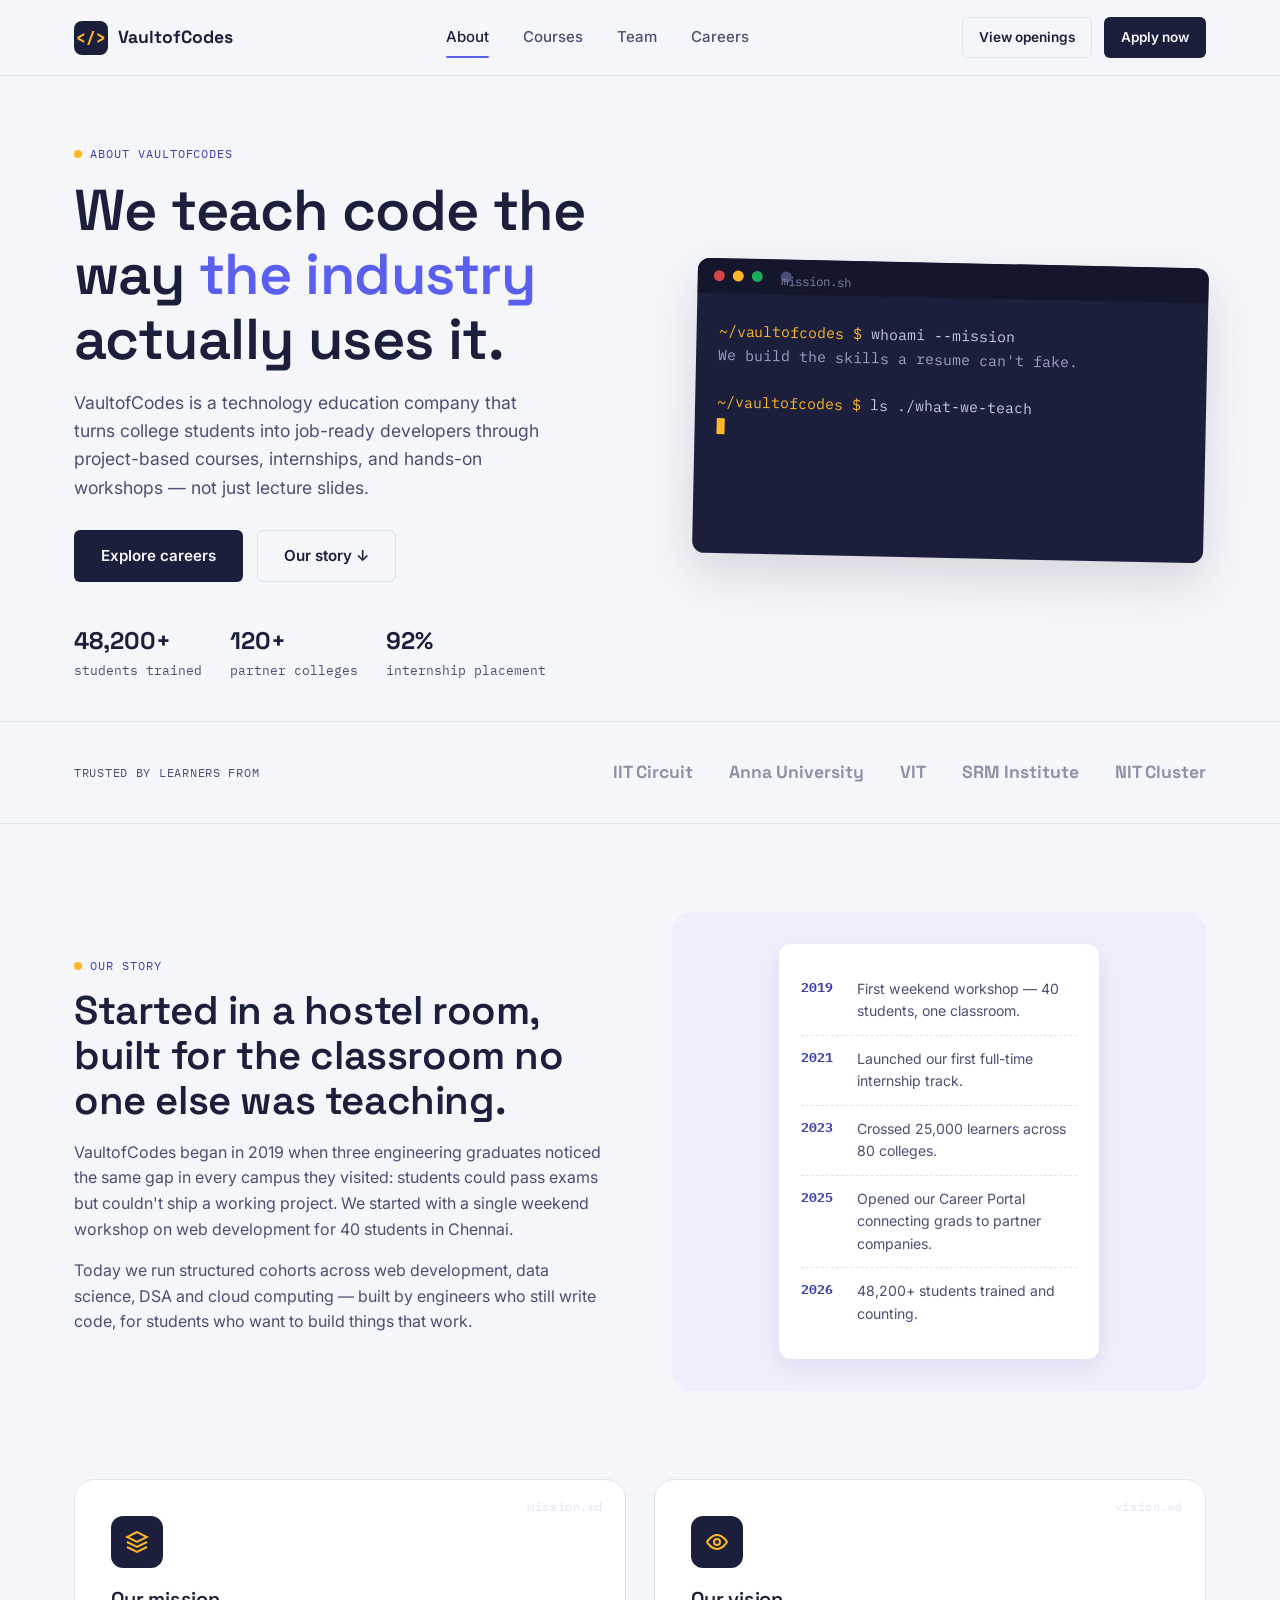
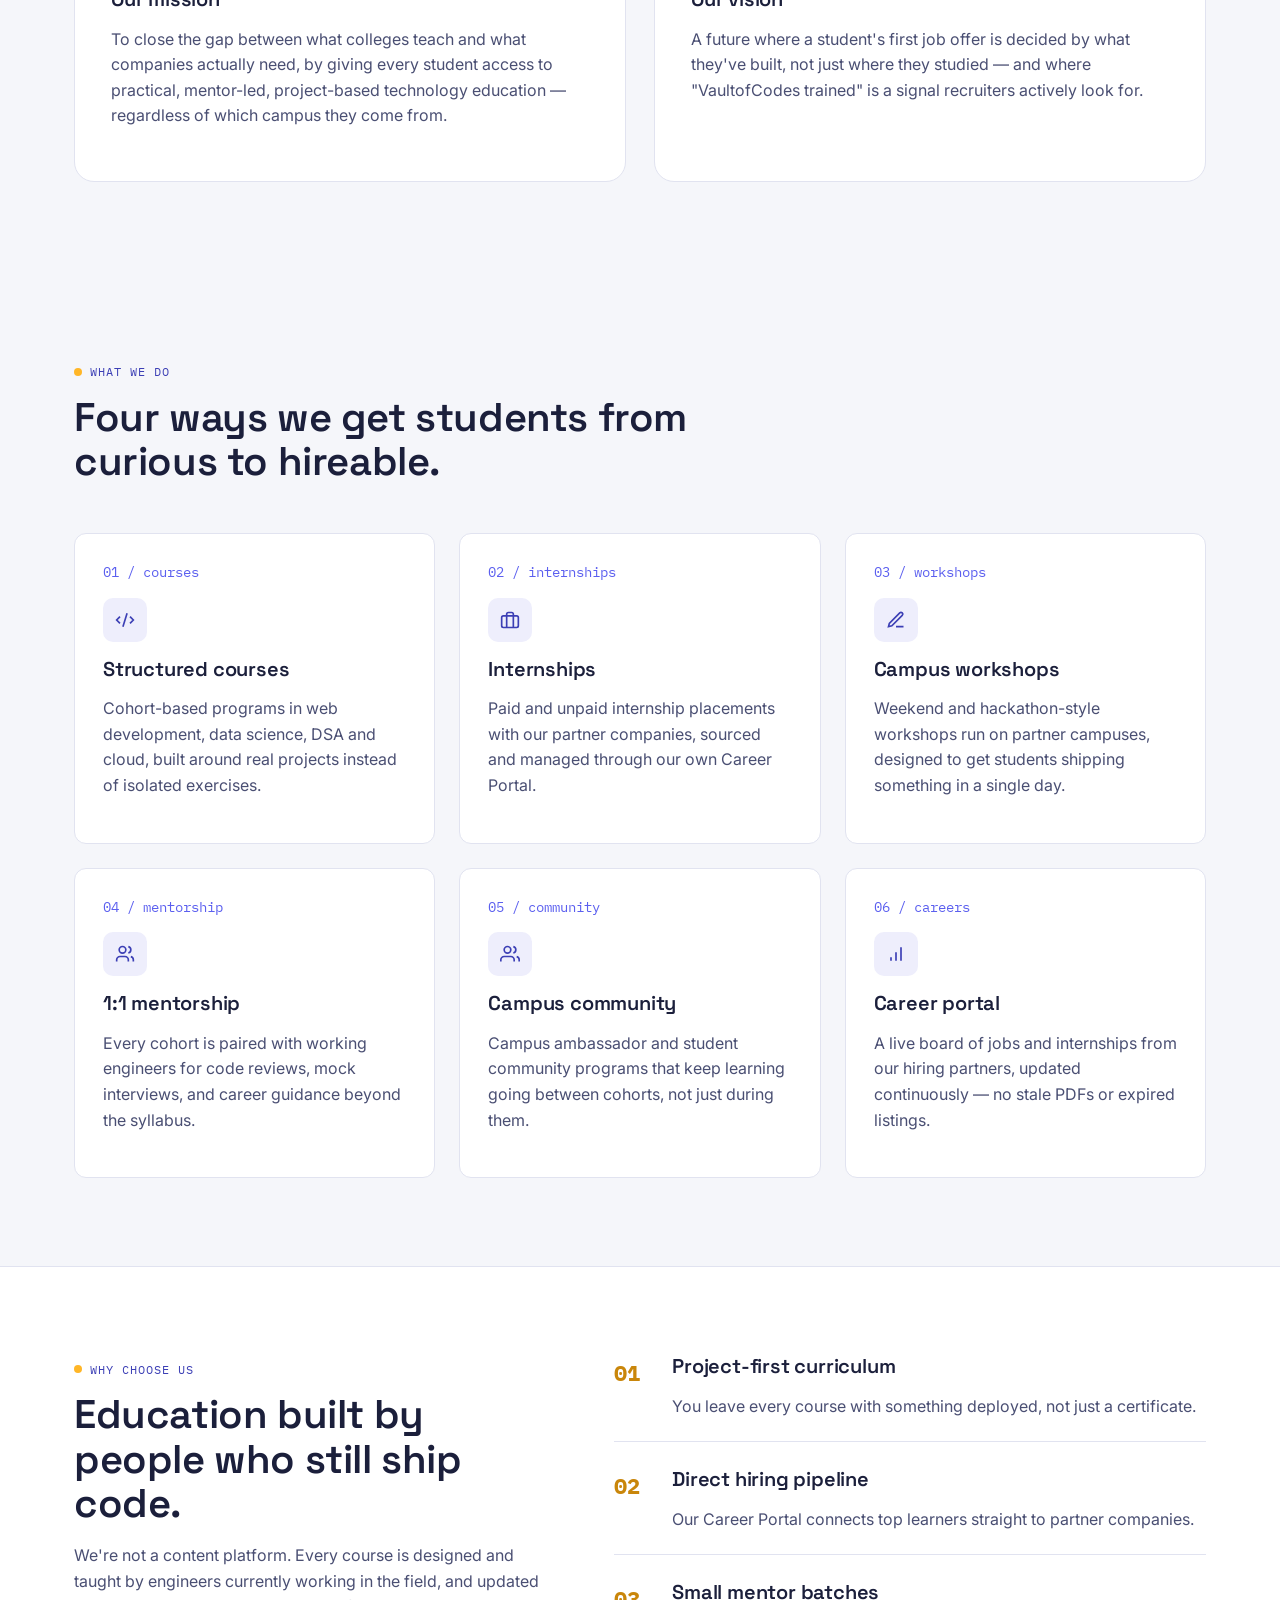
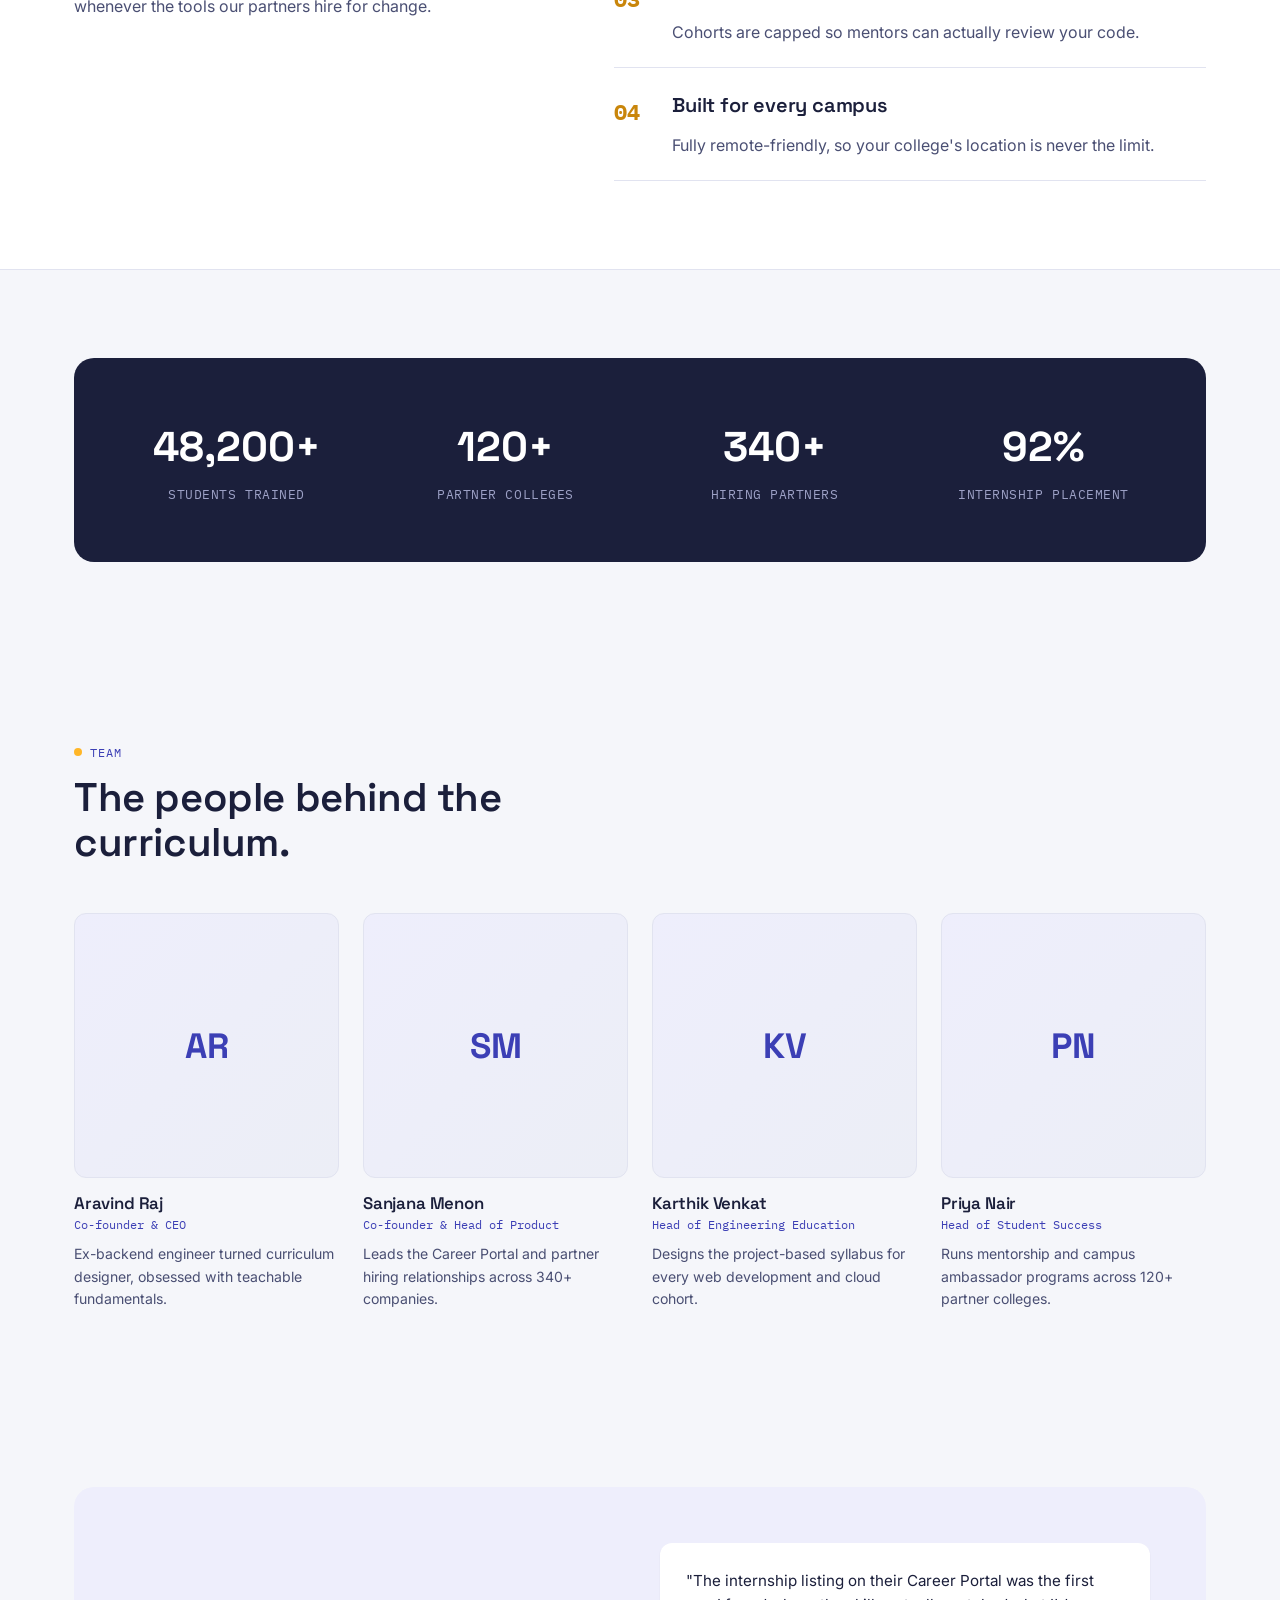
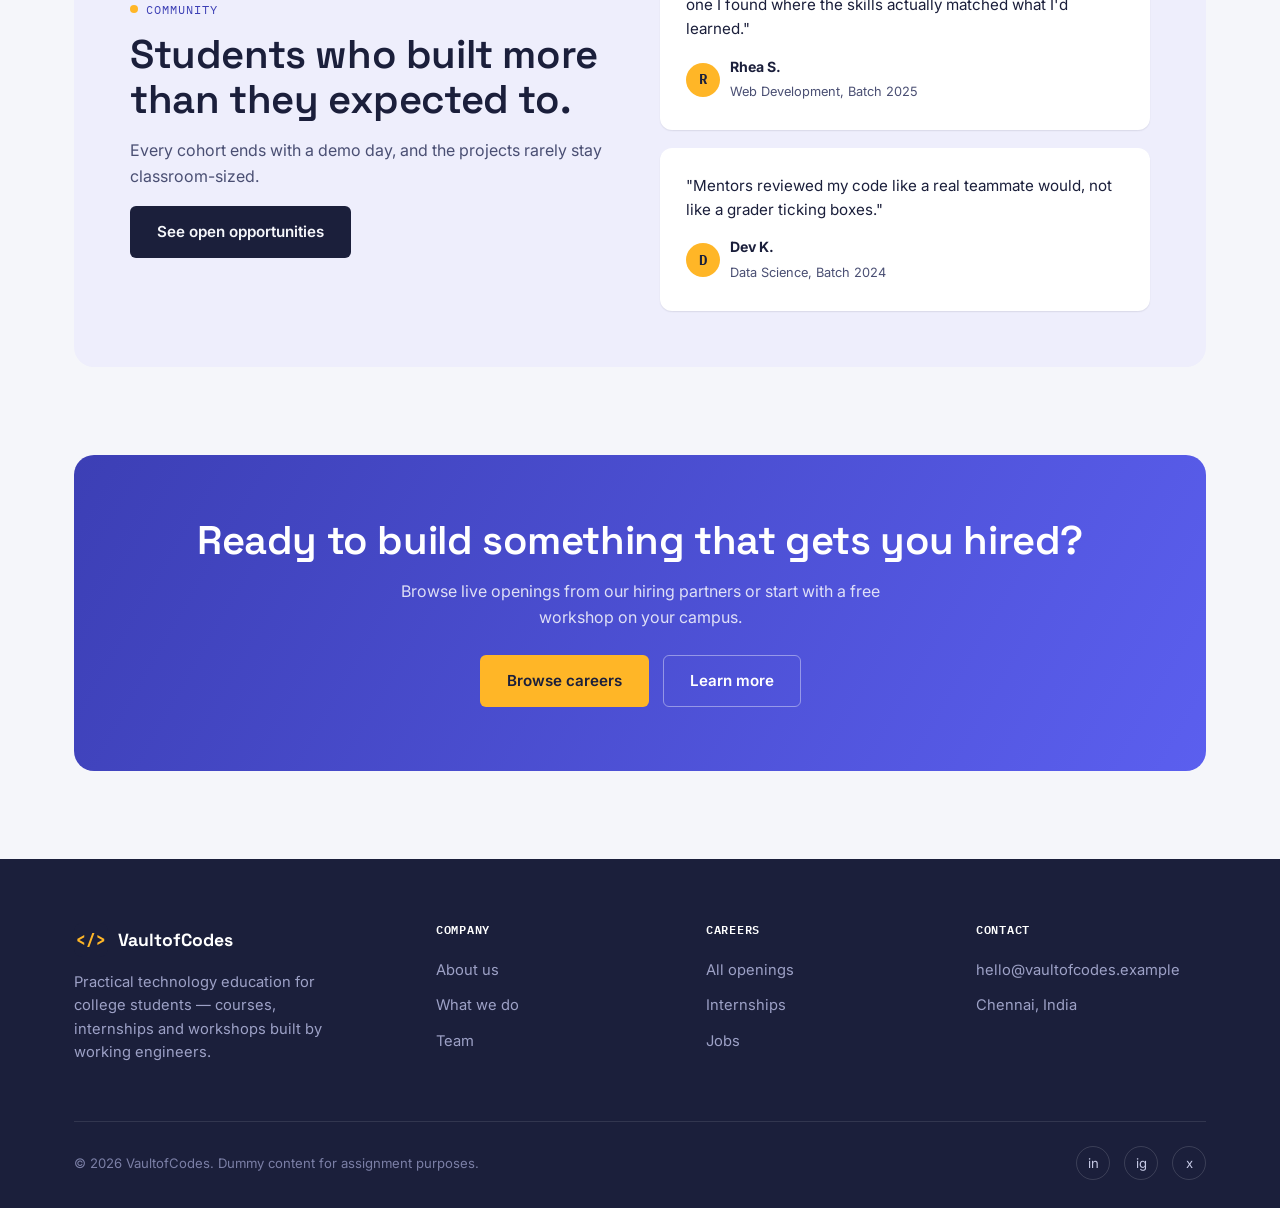
<file: index.html>
<!DOCTYPE html>
<html lang="en">
<head>
<meta charset="UTF-8">
<meta name="viewport" content="width=device-width, initial-scale=1.0">
<title>About VaultofCodes — Where Practical Coders Are Made</title>
<meta name="description" content="VaultofCodes trains college students in web development, data science and cloud through project-based courses, internships and workshops.">
<link rel="preconnect" href="https://fonts.googleapis.com">
<link href="https://fonts.googleapis.com/css2?family=Space+Grotesk:wght@500;600;700&family=Inter:wght@400;500;600;700&family=IBM+Plex+Mono:wght@400;500;700&display=swap" rel="stylesheet">
<link rel="stylesheet" href="css/styles.css">
<link rel="stylesheet" href="css/about.css">
</head>
<body>
<a class="skip-link" href="#main">Skip to content</a>

<header class="site-nav">
  <div class="container">
    <a href="index.html" class="brand"><span class="brand-mark">&lt;/&gt;</span> VaultofCodes</a>
    <nav class="nav-links" aria-label="Primary">
      <a href="index.html" class="active">About</a>
      <a href="index.html#what-we-do">Courses</a>
      <a href="index.html#team">Team</a>
      <a href="career.html">Careers</a>
    </nav>
    <div class="nav-cta">
      <a href="career.html" class="btn btn-ghost btn-sm">View openings</a>
      <a href="career.html" class="btn btn-primary btn-sm">Apply now</a>
      <button class="nav-toggle" aria-label="Open menu" aria-expanded="false">
        <span></span><span></span><span></span>
      </button>
    </div>
  </div>
  <div class="mobile-panel" aria-hidden="true">
    <a href="index.html">About</a>
    <a href="index.html#what-we-do">Courses</a>
    <a href="index.html#team">Team</a>
    <a href="career.html">Careers</a>
    <a href="career.html" class="btn btn-primary btn-block">Apply now</a>
  </div>
</header>

<main id="main">

  <!-- Hero -->
  <section class="hero">
    <div class="container hero-grid">
      <div class="reveal in-view">
        <span class="eyebrow">About VaultofCodes</span>
        <h1>We teach code the way <span class="hl">the industry</span> actually uses it.</h1>
        <p class="hero-sub">VaultofCodes is a technology education company that turns college students into job-ready developers through project-based courses, internships, and hands-on workshops — not just lecture slides.</p>
        <div class="hero-actions">
          <a href="career.html" class="btn btn-primary">Explore careers</a>
          <a href="#our-story" class="btn btn-ghost">Our story ↓</a>
        </div>
        <div class="hero-meta">
          <div><strong>48,200+</strong>students trained</div>
          <div><strong>120+</strong>partner colleges</div>
          <div><strong>92%</strong>internship placement</div>
        </div>
      </div>
      <div class="reveal in-view">
        <div class="terminal">
          <div class="terminal-bar">
            <span></span><span></span><span></span>
            <span class="file">mission.sh</span>
          </div>
          <div class="terminal-body" id="terminal-type"></div>
        </div>
      </div>
    </div>
  </section>

  <!-- Logo strip -->
  <section class="logo-strip reveal">
    <div class="container">
      <span class="label">Trusted by learners from</span>
      <div class="logo-row">
        <span>IIT Circuit</span>
        <span>Anna University</span>
        <span>VIT</span>
        <span>SRM Institute</span>
        <span>NIT Cluster</span>
      </div>
    </div>
  </section>

  <!-- Our Story -->
  <section class="section" id="our-story">
    <div class="container split">
      <div class="reveal">
        <span class="eyebrow">Our story</span>
        <h2>Started in a hostel room, built for the classroom no one else was teaching.</h2>
        <p>VaultofCodes began in 2019 when three engineering graduates noticed the same gap in every campus they visited: students could pass exams but couldn't ship a working project. We started with a single weekend workshop on web development for 40 students in Chennai.</p>
        <p>Today we run structured cohorts across web development, data science, DSA and cloud computing — built by engineers who still write code, for students who want to build things that work.</p>
      </div>
      <div class="reveal split-media">
        <div class="timeline-card">
          <div class="row"><span class="yr">2019</span><span class="desc">First weekend workshop — 40 students, one classroom.</span></div>
          <div class="row"><span class="yr">2021</span><span class="desc">Launched our first full-time internship track.</span></div>
          <div class="row"><span class="yr">2023</span><span class="desc">Crossed 25,000 learners across 80 colleges.</span></div>
          <div class="row"><span class="yr">2025</span><span class="desc">Opened our Career Portal connecting grads to partner companies.</span></div>
          <div class="row"><span class="yr">2026</span><span class="desc">48,200+ students trained and counting.</span></div>
        </div>
      </div>
    </div>
  </section>

  <!-- Mission / Vision -->
  <section class="section" style="padding-top:0;">
    <div class="container mv-grid">
      <div class="mv-card reveal" data-tag="mission.md">
        <div class="mv-icon">
          <svg width="24" height="24" viewBox="0 0 24 24" fill="none" stroke="currentColor" stroke-width="2"><path d="M12 2 2 7l10 5 10-5-10-5Z"/><path d="M2 17l10 5 10-5M2 12l10 5 10-5"/></svg>
        </div>
        <h3>Our mission</h3>
        <p>To close the gap between what colleges teach and what companies actually need, by giving every student access to practical, mentor-led, project-based technology education — regardless of which campus they come from.</p>
      </div>
      <div class="mv-card reveal" data-tag="vision.md">
        <div class="mv-icon">
          <svg width="24" height="24" viewBox="0 0 24 24" fill="none" stroke="currentColor" stroke-width="2"><circle cx="12" cy="12" r="3"/><path d="M2 12s4-7 10-7 10 7 10 7-4 7-10 7-10-7-10-7Z"/></svg>
        </div>
        <h3>Our vision</h3>
        <p>A future where a student's first job offer is decided by what they've built, not just where they studied — and where "VaultofCodes trained" is a signal recruiters actively look for.</p>
      </div>
    </div>
  </section>

  <!-- What we do -->
  <section class="section" id="what-we-do">
    <div class="container">
      <div class="section-head reveal">
        <span class="eyebrow">What we do</span>
        <h2>Four ways we get students from curious to hireable.</h2>
      </div>
      <div class="offer-grid">
        <div class="offer-card reveal">
          <span class="offer-num">01 / courses</span>
          <div class="offer-icon"><svg width="20" height="20" viewBox="0 0 24 24" fill="none" stroke="currentColor" stroke-width="2"><path d="m18 16 4-4-4-4M6 8l-4 4 4 4M14.5 4l-5 16"/></svg></div>
          <h3>Structured courses</h3>
          <p>Cohort-based programs in web development, data science, DSA and cloud, built around real projects instead of isolated exercises.</p>
        </div>
        <div class="offer-card reveal">
          <span class="offer-num">02 / internships</span>
          <div class="offer-icon"><svg width="20" height="20" viewBox="0 0 24 24" fill="none" stroke="currentColor" stroke-width="2"><rect x="2" y="7" width="20" height="14" rx="2"/><path d="M16 21V5a2 2 0 0 0-2-2h-4a2 2 0 0 0-2 2v16"/></svg></div>
          <h3>Internships</h3>
          <p>Paid and unpaid internship placements with our partner companies, sourced and managed through our own Career Portal.</p>
        </div>
        <div class="offer-card reveal">
          <span class="offer-num">03 / workshops</span>
          <div class="offer-icon"><svg width="20" height="20" viewBox="0 0 24 24" fill="none" stroke="currentColor" stroke-width="2"><path d="M12 20h9M16.5 3.5a2.1 2.1 0 0 1 3 3L7 19l-4 1 1-4 12.5-12.5Z"/></svg></div>
          <h3>Campus workshops</h3>
          <p>Weekend and hackathon-style workshops run on partner campuses, designed to get students shipping something in a single day.</p>
        </div>
        <div class="offer-card reveal">
          <span class="offer-num">04 / mentorship</span>
          <div class="offer-icon"><svg width="20" height="20" viewBox="0 0 24 24" fill="none" stroke="currentColor" stroke-width="2"><path d="M16 21v-2a4 4 0 0 0-4-4H6a4 4 0 0 0-4 4v2"/><circle cx="9" cy="7" r="4"/><path d="M22 21v-2a4 4 0 0 0-3-3.87M16 3.13a4 4 0 0 1 0 7.75"/></svg></div>
          <h3>1:1 mentorship</h3>
          <p>Every cohort is paired with working engineers for code reviews, mock interviews, and career guidance beyond the syllabus.</p>
        </div>
        <div class="offer-card reveal">
          <span class="offer-num">05 / community</span>
          <div class="offer-icon"><svg width="20" height="20" viewBox="0 0 24 24" fill="none" stroke="currentColor" stroke-width="2"><path d="M17 21v-2a4 4 0 0 0-4-4H5a4 4 0 0 0-4 4v2"/><circle cx="9" cy="7" r="4"/><path d="M23 21v-2a4 4 0 0 0-3-3.87"/><path d="M16 3.13a4 4 0 0 1 0 7.75"/></svg></div>
          <h3>Campus community</h3>
          <p>Campus ambassador and student community programs that keep learning going between cohorts, not just during them.</p>
        </div>
        <div class="offer-card reveal">
          <span class="offer-num">06 / careers</span>
          <div class="offer-icon"><svg width="20" height="20" viewBox="0 0 24 24" fill="none" stroke="currentColor" stroke-width="2"><path d="M12 20V10M18 20V4M6 20v-4"/></svg></div>
          <h3>Career portal</h3>
          <p>A live board of jobs and internships from our hiring partners, updated continuously — no stale PDFs or expired listings.</p>
        </div>
      </div>
    </div>
  </section>

  <!-- Why choose us -->
  <section class="section" style="background:var(--surface); border-top:1px solid var(--line); border-bottom:1px solid var(--line);">
    <div class="container why-wrap">
      <div class="reveal">
        <span class="eyebrow">Why choose us</span>
        <h2>Education built by people who still ship code.</h2>
        <p>We're not a content platform. Every course is designed and taught by engineers currently working in the field, and updated whenever the tools our partners hire for change.</p>
      </div>
      <div class="why-list">
        <div class="why-item reveal">
          <span class="why-num active">01</span>
          <div><h3>Project-first curriculum</h3><p style="margin:0;">You leave every course with something deployed, not just a certificate.</p></div>
        </div>
        <div class="why-item reveal">
          <span class="why-num active">02</span>
          <div><h3>Direct hiring pipeline</h3><p style="margin:0;">Our Career Portal connects top learners straight to partner companies.</p></div>
        </div>
        <div class="why-item reveal">
          <span class="why-num active">03</span>
          <div><h3>Small mentor batches</h3><p style="margin:0;">Cohorts are capped so mentors can actually review your code.</p></div>
        </div>
        <div class="why-item reveal">
          <span class="why-num active">04</span>
          <div><h3>Built for every campus</h3><p style="margin:0;">Fully remote-friendly, so your college's location is never the limit.</p></div>
        </div>
      </div>
    </div>
  </section>

  <!-- Stats -->
  <section class="section">
    <div class="container">
      <div class="stats-band reveal">
        <div class="stat"><strong>48,200+</strong><span>Students trained</span></div>
        <div class="stat"><strong>120+</strong><span>Partner colleges</span></div>
        <div class="stat"><strong>340+</strong><span>Hiring partners</span></div>
        <div class="stat"><strong>92%</strong><span>Internship placement</span></div>
      </div>
    </div>
  </section>

  <!-- Team -->
  <section class="section" id="team">
    <div class="container">
      <div class="section-head reveal">
        <span class="eyebrow">Team</span>
        <h2>The people behind the curriculum.</h2>
      </div>
      <div class="team-grid">
        <div class="team-card reveal">
          <div class="team-photo">AR</div>
          <h4>Aravind Raj</h4>
          <div class="team-role">Co-founder & CEO</div>
          <p class="team-bio">Ex-backend engineer turned curriculum designer, obsessed with teachable fundamentals.</p>
        </div>
        <div class="team-card reveal">
          <div class="team-photo">SM</div>
          <h4>Sanjana Menon</h4>
          <div class="team-role">Co-founder & Head of Product</div>
          <p class="team-bio">Leads the Career Portal and partner hiring relationships across 340+ companies.</p>
        </div>
        <div class="team-card reveal">
          <div class="team-photo">KV</div>
          <h4>Karthik Venkat</h4>
          <div class="team-role">Head of Engineering Education</div>
          <p class="team-bio">Designs the project-based syllabus for every web development and cloud cohort.</p>
        </div>
        <div class="team-card reveal">
          <div class="team-photo">PN</div>
          <h4>Priya Nair</h4>
          <div class="team-role">Head of Student Success</div>
          <p class="team-bio">Runs mentorship and campus ambassador programs across 120+ partner colleges.</p>
        </div>
      </div>
    </div>
  </section>

  <!-- Community -->
  <section class="section">
    <div class="container">
      <div class="community-band reveal">
        <div>
          <span class="eyebrow">Community</span>
          <h2>Students who built more than they expected to.</h2>
          <p>Every cohort ends with a demo day, and the projects rarely stay classroom-sized.</p>
          <a href="career.html" class="btn btn-primary">See open opportunities</a>
        </div>
        <div style="display:flex; flex-direction:column; gap:18px;">
          <div class="quote-card">
            <p>"The internship listing on their Career Portal was the first one I found where the skills actually matched what I'd learned."</p>
            <div class="quote-by"><div class="quote-avatar">R</div><div><strong>Rhea S.</strong><span>Web Development, Batch 2025</span></div></div>
          </div>
          <div class="quote-card">
            <p>"Mentors reviewed my code like a real teammate would, not like a grader ticking boxes."</p>
            <div class="quote-by"><div class="quote-avatar">D</div><div><strong>Dev K.</strong><span>Data Science, Batch 2024</span></div></div>
          </div>
        </div>
      </div>
    </div>
  </section>

  <!-- CTA -->
  <section class="section" style="padding-top:0;">
    <div class="container">
      <div class="cta-band reveal">
        <h2>Ready to build something that gets you hired?</h2>
        <p>Browse live openings from our hiring partners or start with a free workshop on your campus.</p>
        <div class="cta-actions">
          <a href="career.html" class="btn btn-accent">Browse careers</a>
          <a href="#our-story" class="btn btn-ghost">Learn more</a>
        </div>
      </div>
    </div>
  </section>

</main>

<footer class="site-footer">
  <div class="container">
    <div class="footer-grid">
      <div class="footer-brand">
        <a href="index.html" class="brand"><span class="brand-mark">&lt;/&gt;</span> VaultofCodes</a>
        <p>Practical technology education for college students — courses, internships and workshops built by working engineers.</p>
      </div>
      <div class="footer-col">
        <h4>Company</h4>
        <a href="index.html">About us</a>
        <a href="index.html#what-we-do">What we do</a>
        <a href="index.html#team">Team</a>
      </div>
      <div class="footer-col">
        <h4>Careers</h4>
        <a href="career.html">All openings</a>
        <a href="career.html">Internships</a>
        <a href="career.html">Jobs</a>
      </div>
      <div class="footer-col">
        <h4>Contact</h4>
        <span>hello@vaultofcodes.example</span>
        <span>Chennai, India</span>
      </div>
    </div>
    <div class="footer-bottom">
      <span>© 2026 VaultofCodes. Dummy content for assignment purposes.</span>
      <div class="social-row">
        <a href="#" aria-label="LinkedIn">in</a>
        <a href="#" aria-label="Instagram">ig</a>
        <a href="#" aria-label="X">x</a>
      </div>
    </div>
  </div>
</footer>

<script src="js/main.js"></script>
</body>
</html>
</file>
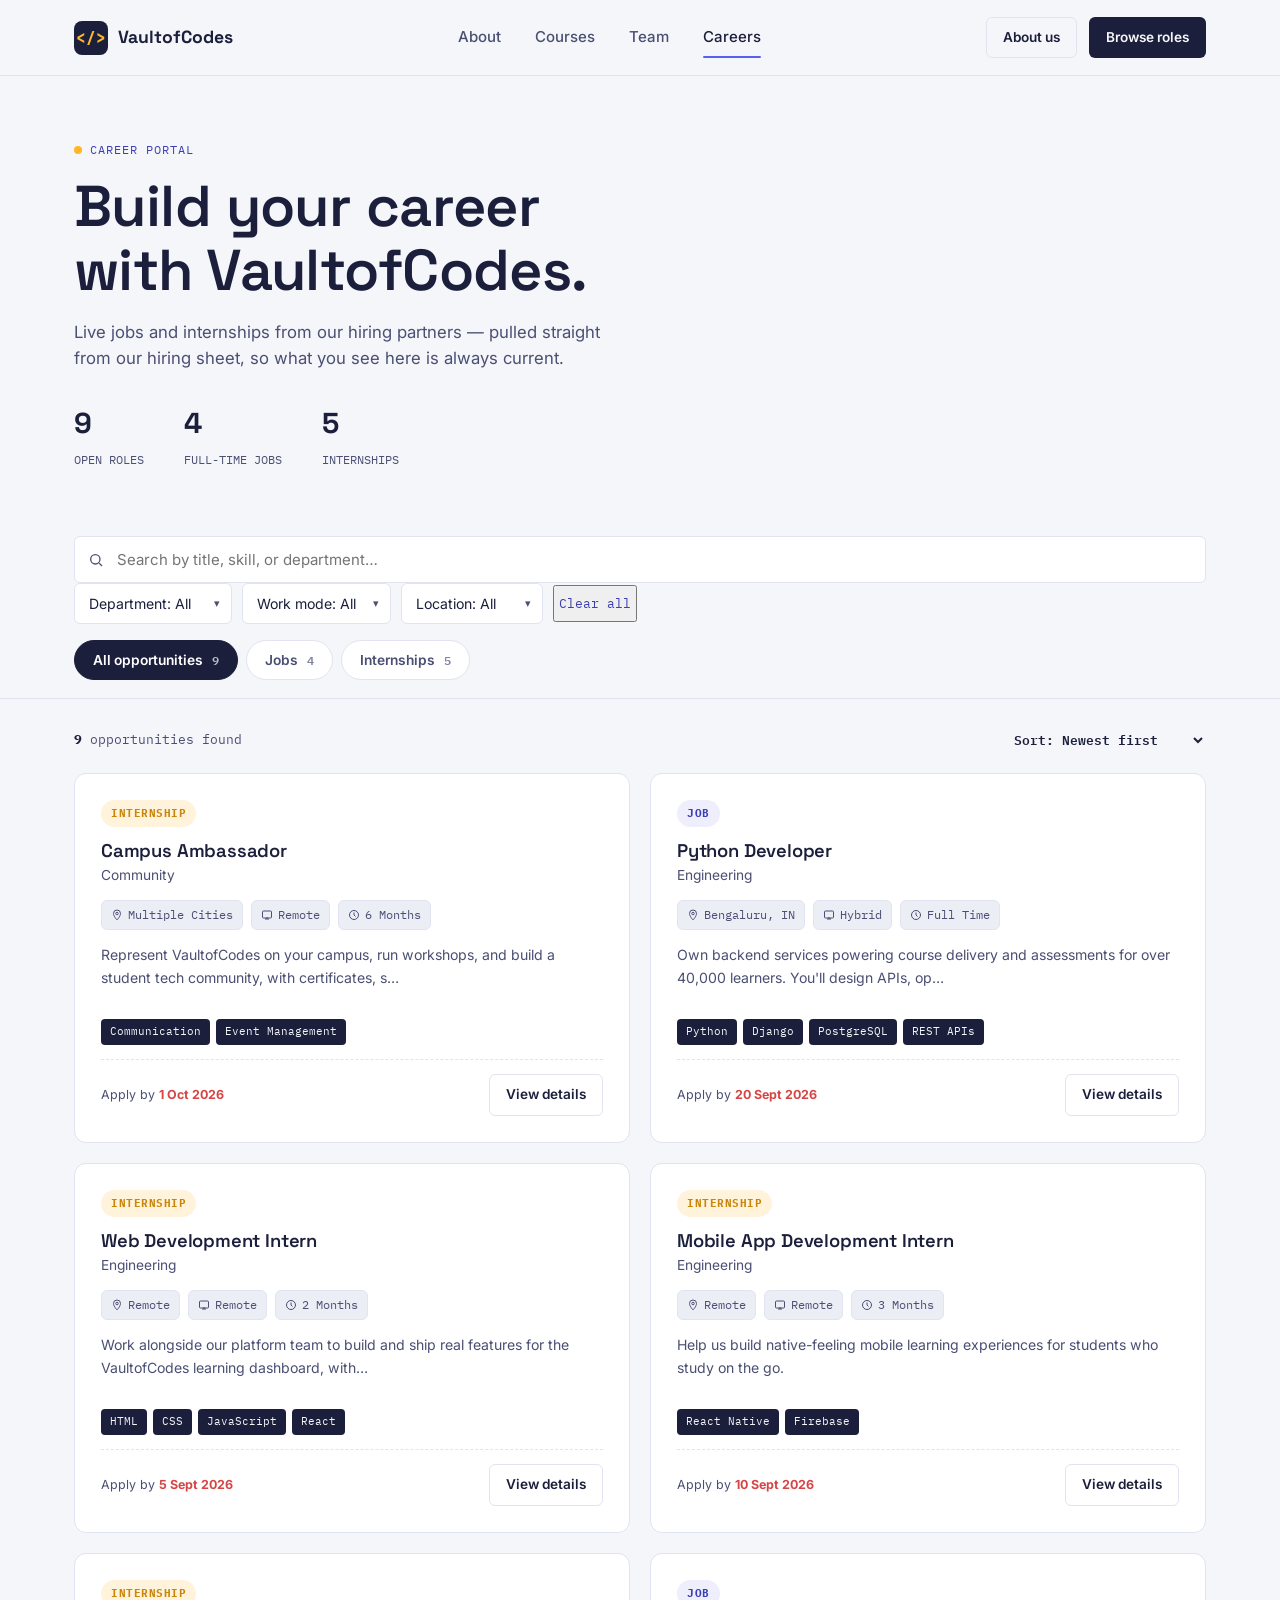
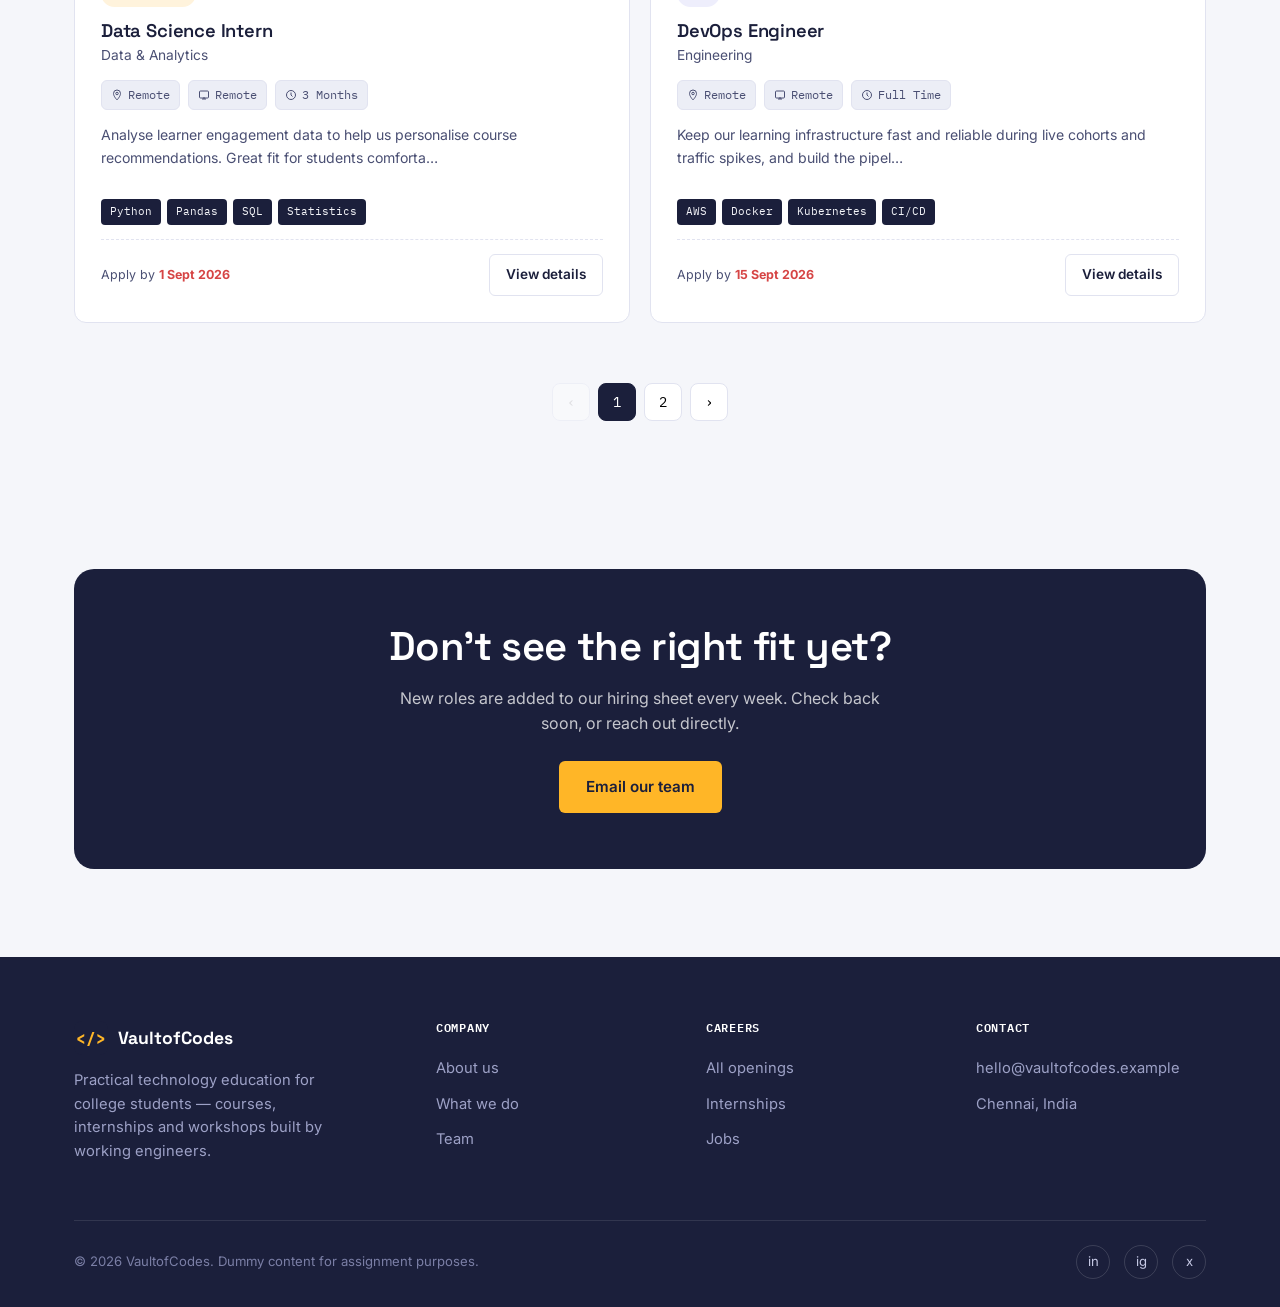
<file: career.html>
<!DOCTYPE html>
<html lang="en">
<head>
<meta charset="UTF-8">
<meta name="viewport" content="width=device-width, initial-scale=1.0">
<title>Careers at VaultofCodes — Jobs & Internships</title>
<meta name="description" content="Browse live jobs and internships at VaultofCodes, sourced directly from our hiring sheet and updated continuously.">
<link rel="preconnect" href="https://fonts.googleapis.com">
<link href="https://fonts.googleapis.com/css2?family=Space+Grotesk:wght@500;600;700&family=Inter:wght@400;500;600;700&family=IBM+Plex+Mono:wght@400;500;700&display=swap" rel="stylesheet">
<link rel="stylesheet" href="css/styles.css">
<link rel="stylesheet" href="css/career.css">
</head>
<body>
<a class="skip-link" href="#main">Skip to content</a>

<header class="site-nav">
  <div class="container">
    <a href="index.html" class="brand"><span class="brand-mark">&lt;/&gt;</span> VaultofCodes</a>
    <nav class="nav-links" aria-label="Primary">
      <a href="index.html">About</a>
      <a href="index.html#what-we-do">Courses</a>
      <a href="index.html#team">Team</a>
      <a href="career.html" class="active">Careers</a>
    </nav>
    <div class="nav-cta">
      <a href="index.html" class="btn btn-ghost btn-sm">About us</a>
      <a href="#control-bar" class="btn btn-primary btn-sm">Browse roles</a>
      <button class="nav-toggle" aria-label="Open menu" aria-expanded="false">
        <span></span><span></span><span></span>
      </button>
    </div>
  </div>
  <div class="mobile-panel" aria-hidden="true">
    <a href="index.html">About</a>
    <a href="index.html#what-we-do">Courses</a>
    <a href="index.html#team">Team</a>
    <a href="career.html">Careers</a>
    <a href="#control-bar" class="btn btn-primary btn-block">Browse roles</a>
  </div>
</header>

<main id="main">

  <section class="career-hero">
    <div class="container">
      <span class="eyebrow">Career portal</span>
      <h1>Build your career<br>with VaultofCodes.</h1>
      <p class="career-hero-sub">Live jobs and internships from our hiring partners — pulled straight from our hiring sheet, so what you see here is always current.</p>
      <div class="career-hero-stats">
        <div><strong id="stat-total">—</strong><span>Open roles</span></div>
        <div><strong id="stat-jobs">—</strong><span>Full-time jobs</span></div>
        <div><strong id="stat-internships">—</strong><span>Internships</span></div>
      </div>
    </div>
  </section>

  <section id="control-bar" class="control-bar">
    <div class="container">
      <div class="control-row">
        <div class="search-box">
          <svg width="16" height="16" viewBox="0 0 24 24" fill="none" stroke="currentColor" stroke-width="2"><circle cx="11" cy="11" r="7"/><path d="m21 21-4.3-4.3"/></svg>
          <input type="search" id="search-input" placeholder="Search by title, skill, or department…" aria-label="Search opportunities">
        </div>
        <button class="btn btn-ghost btn-sm filter-toggle-btn" id="filter-toggle-btn">Filters</button>
      </div>
      <div class="filters-row" id="filters-row">
        <div class="select-field"><select id="filter-department" aria-label="Filter by department"><option value="">Department: All</option></select></div>
        <div class="select-field"><select id="filter-mode" aria-label="Filter by work mode"><option value="">Work mode: All</option></select></div>
        <div class="select-field"><select id="filter-location" aria-label="Filter by location"><option value="">Location: All</option></select></div>
        <button class="clear-filters" id="clear-filters">Clear all</button>
      </div>
      <div class="tab-row" id="tab-row">
        <button class="tab-btn active" data-tab="all">All opportunities <span class="count">—</span></button>
        <button class="tab-btn" data-tab="job">Jobs <span class="count">—</span></button>
        <button class="tab-btn" data-tab="internship">Internships <span class="count">—</span></button>
      </div>
    </div>
  </section>

  <section class="section" style="padding-top:0;">
    <div class="container">

      <div class="results-meta" id="results-meta" style="display:none;">
        <div class="results-count" id="results-count"></div>
        <div class="sort-field">
          <select id="sort-select" aria-label="Sort opportunities">
            <option value="newest">Sort: Newest first</option>
            <option value="deadline">Sort: Deadline soonest</option>
          </select>
        </div>
      </div>

      <div class="skeleton-grid" id="skeleton-grid" aria-hidden="true">
        <div class="skeleton-card"></div>
        <div class="skeleton-card"></div>
        <div class="skeleton-card"></div>
        <div class="skeleton-card"></div>
      </div>

      <div class="listing-grid" id="listing-grid" style="display:none;" aria-live="polite"></div>

      <div class="state-block" id="state-block" style="display:none;"></div>

      <div class="pagination" id="pagination"></div>
    </div>
  </section>

  <section class="section" style="padding-top:0;">
    <div class="container">
      <div class="cta-band" style="background:var(--ink); border-radius:var(--radius-lg); padding:56px 40px; text-align:center;">
        <h2 style="color:#fff;">Don't see the right fit yet?</h2>
        <p style="color:rgba(255,255,255,0.75); max-width:480px; margin:0 auto 8px;">New roles are added to our hiring sheet every week. Check back soon, or reach out directly.</p>
        <a href="mailto:careers@vaultofcodes.example" class="btn btn-accent" style="margin-top:16px;">Email our team</a>
      </div>
    </div>
  </section>

</main>

<footer class="site-footer">
  <div class="container">
    <div class="footer-grid">
      <div class="footer-brand">
        <a href="index.html" class="brand"><span class="brand-mark">&lt;/&gt;</span> VaultofCodes</a>
        <p>Practical technology education for college students — courses, internships and workshops built by working engineers.</p>
      </div>
      <div class="footer-col">
        <h4>Company</h4>
        <a href="index.html">About us</a>
        <a href="index.html#what-we-do">What we do</a>
        <a href="index.html#team">Team</a>
      </div>
      <div class="footer-col">
        <h4>Careers</h4>
        <a href="career.html">All openings</a>
        <a href="career.html">Internships</a>
        <a href="career.html">Jobs</a>
      </div>
      <div class="footer-col">
        <h4>Contact</h4>
        <span>hello@vaultofcodes.example</span>
        <span>Chennai, India</span>
      </div>
    </div>
    <div class="footer-bottom">
      <span>© 2026 VaultofCodes. Dummy content for assignment purposes.</span>
      <div class="social-row">
        <a href="#" aria-label="LinkedIn">in</a>
        <a href="#" aria-label="Instagram">ig</a>
        <a href="#" aria-label="X">x</a>
      </div>
    </div>
  </div>
</footer>

<!-- Details modal -->
<div class="modal-overlay" id="modal-overlay" aria-hidden="true" role="dialog" aria-modal="true" aria-label="Opportunity details">
  <div class="modal-panel">
    <button class="modal-close" onclick="closeCareerModal()" aria-label="Close details">
      <svg width="16" height="16" viewBox="0 0 24 24" fill="none" stroke="currentColor" stroke-width="2"><path d="M18 6 6 18M6 6l12 12"/></svg>
    </button>
    <div id="modal-body"></div>
  </div>
</div>
<div class="toast" id="toast" role="status" aria-live="polite"></div>

<script src="js/main.js"></script>
<script src="js/config.js"></script>
<script src="js/career.js"></script>
</body>
</html>
</file>
<file: css/styles.css>
/* =========================================================
   VaultofCodes — Shared design tokens & base styles
   Signature direction: "the syllabus meets the terminal"
   ========================================================= */

:root {
  /* Color */
  --paper:        #F5F6FA;
  --paper-dim:    #ECEEF6;
  --ink:          #1B1F3B;
  --ink-soft:     #4A4F73;
  --line:         #E1E3F0;
  --surface:      #FFFFFF;
  --violet:       #5B5FEF;
  --violet-deep:  #3C3FB5;
  --violet-mist:  #EEEEFC;
  --amber:        #FFB627;
  --amber-deep:   #C9860B;
  --green:        #1FAA59;
  --green-mist:   #E7F7ED;
  --red:          #D64545;
  --red-mist:     #FBEAEA;

  /* Type */
  --font-display: 'Space Grotesk', 'Segoe UI', sans-serif;
  --font-body:    'Inter', 'Segoe UI', sans-serif;
  --font-mono:    'IBM Plex Mono', 'Courier New', monospace;

  /* Layout */
  --max-w: 1180px;
  --radius-sm: 6px;
  --radius-md: 12px;
  --radius-lg: 20px;
  --shadow-sm: 0 1px 2px rgba(27, 31, 59, 0.06), 0 1px 1px rgba(27,31,59,0.04);
  --shadow-md: 0 8px 24px rgba(27, 31, 59, 0.08);
  --shadow-lg: 0 20px 48px rgba(27, 31, 59, 0.14);
  --nav-h: 76px;
}

* { box-sizing: border-box; }
html { scroll-behavior: smooth; }

@media (prefers-reduced-motion: reduce) {
  html { scroll-behavior: auto; }
  *, *::before, *::after {
    animation-duration: 0.001ms !important;
    animation-iteration-count: 1 !important;
    transition-duration: 0.001ms !important;
    scroll-behavior: auto !important;
  }
}

body {
  margin: 0;
  font-family: var(--font-body);
  background: var(--paper);
  color: var(--ink);
  line-height: 1.6;
  -webkit-font-smoothing: antialiased;
}

img { max-width: 100%; display: block; }
a { color: inherit; text-decoration: none; }
button { font-family: inherit; cursor: pointer; }
ul { list-style: none; margin: 0; padding: 0; }

.container {
  max-width: var(--max-w);
  margin: 0 auto;
  padding: 0 24px;
}

.eyebrow {
  font-family: var(--font-mono);
  font-size: 0.75rem;
  letter-spacing: 0.08em;
  text-transform: uppercase;
  color: var(--violet-deep);
  display: inline-flex;
  align-items: center;
  gap: 8px;
  margin-bottom: 14px;
}
.eyebrow::before {
  content: '';
  width: 8px;
  height: 8px;
  border-radius: 50%;
  background: var(--amber);
  display: inline-block;
}

h1, h2, h3, h4 {
  font-family: var(--font-display);
  font-weight: 600;
  line-height: 1.12;
  margin: 0 0 16px;
  letter-spacing: -0.01em;
}
h1 { font-size: clamp(2.4rem, 5vw, 3.6rem); }
h2 { font-size: clamp(1.8rem, 3.2vw, 2.5rem); }
h3 { font-size: 1.25rem; }
p { color: var(--ink-soft); margin: 0 0 16px; }

.section {
  padding: 88px 0;
}
.section-head {
  max-width: 640px;
  margin: 0 0 48px;
}
.section-head.center { margin-left: auto; margin-right: auto; text-align: center; }

/* Buttons */
.btn {
  display: inline-flex;
  align-items: center;
  justify-content: center;
  gap: 8px;
  padding: 13px 26px;
  border-radius: var(--radius-sm);
  font-weight: 600;
  font-size: 0.95rem;
  border: 1px solid transparent;
  transition: transform 0.15s ease, box-shadow 0.15s ease, background 0.15s ease, color 0.15s ease;
  white-space: nowrap;
}
.btn:focus-visible {
  outline: 2px solid var(--violet-deep);
  outline-offset: 2px;
}
.btn-primary {
  background: var(--ink);
  color: var(--paper);
}
.btn-primary:hover { background: var(--violet-deep); transform: translateY(-1px); box-shadow: var(--shadow-md); }
.btn-accent {
  background: var(--amber);
  color: var(--ink);
}
.btn-accent:hover { background: #FFC759; transform: translateY(-1px); box-shadow: var(--shadow-md); }
.btn-ghost {
  background: transparent;
  color: var(--ink);
  border-color: var(--line);
}
.btn-ghost:hover { border-color: var(--ink); }
.btn-sm { padding: 9px 16px; font-size: 0.85rem; }
.btn-block { width: 100%; }
.btn[disabled] { opacity: 0.5; cursor: not-allowed; transform: none !important; box-shadow: none !important; }

/* Nav */
.site-nav {
  position: sticky;
  top: 0;
  z-index: 100;
  height: var(--nav-h);
  display: flex;
  align-items: center;
  background: rgba(245, 246, 250, 0.86);
  backdrop-filter: blur(10px);
  border-bottom: 1px solid var(--line);
}
.site-nav .container {
  display: flex;
  align-items: center;
  justify-content: space-between;
  width: 100%;
}
.brand {
  display: flex;
  align-items: center;
  gap: 10px;
  font-family: var(--font-display);
  font-weight: 700;
  font-size: 1.1rem;
  color: var(--ink);
}
.brand-mark {
  width: 34px;
  height: 34px;
  border-radius: 8px;
  background: var(--ink);
  color: var(--amber);
  display: flex;
  align-items: center;
  justify-content: center;
  font-family: var(--font-mono);
  font-weight: 700;
  font-size: 1rem;
}
.nav-links {
  display: flex;
  align-items: center;
  gap: 34px;
}
.nav-links a {
  font-size: 0.94rem;
  font-weight: 500;
  color: var(--ink-soft);
  position: relative;
  padding: 6px 0;
  transition: color 0.15s ease;
}
.nav-links a:hover, .nav-links a.active { color: var(--ink); }
.nav-links a.active::after {
  content: '';
  position: absolute;
  left: 0; right: 0; bottom: -2px;
  height: 2px;
  background: var(--violet);
  border-radius: 2px;
}
.nav-cta { display: flex; align-items: center; gap: 12px; }
.nav-toggle {
  display: none;
  background: none;
  border: none;
  padding: 8px;
}
.nav-toggle span {
  display: block;
  width: 22px;
  height: 2px;
  background: var(--ink);
  margin: 5px 0;
  transition: transform 0.2s ease, opacity 0.2s ease;
}
.mobile-panel {
  display: none;
  position: fixed;
  inset: var(--nav-h) 0 0 0;
  background: var(--paper);
  z-index: 99;
  padding: 24px;
  overflow-y: auto;
}
.mobile-panel.open { display: block; }
.mobile-panel a {
  display: block;
  padding: 16px 4px;
  font-size: 1.1rem;
  font-weight: 600;
  border-bottom: 1px solid var(--line);
}
.mobile-panel .btn { margin-top: 20px; }

@media (max-width: 860px) {
  .nav-links { display: none; }
  .nav-toggle { display: block; }
  .nav-cta .btn-ghost { display: none; }
}

/* Footer */
.site-footer {
  background: var(--ink);
  color: #C7CAE6;
  padding: 64px 0 28px;
}
.footer-grid {
  display: grid;
  grid-template-columns: 1.4fr 1fr 1fr 1fr;
  gap: 40px;
  padding-bottom: 40px;
  border-bottom: 1px solid rgba(255,255,255,0.1);
}
.footer-brand .brand { color: #fff; margin-bottom: 14px; }
.footer-brand p { color: #9DA1C6; max-width: 280px; font-size: 0.92rem; }
.footer-col h4 {
  color: #fff;
  font-family: var(--font-mono);
  font-size: 0.78rem;
  letter-spacing: 0.06em;
  text-transform: uppercase;
  margin-bottom: 16px;
}
.footer-col a, .footer-col span {
  display: block;
  color: #9DA1C6;
  font-size: 0.92rem;
  padding: 6px 0;
  transition: color 0.15s ease;
}
.footer-col a:hover { color: var(--amber); }
.footer-bottom {
  display: flex;
  justify-content: space-between;
  align-items: center;
  padding-top: 24px;
  font-size: 0.82rem;
  color: #7B7FA6;
  flex-wrap: wrap;
  gap: 12px;
}
.social-row { display: flex; gap: 14px; }
.social-row a {
  width: 34px; height: 34px;
  border-radius: 50%;
  border: 1px solid rgba(255,255,255,0.14);
  display: flex; align-items: center; justify-content: center;
  color: #C7CAE6;
}
.social-row a:hover { border-color: var(--amber); color: var(--amber); }

@media (max-width: 780px) {
  .footer-grid { grid-template-columns: 1fr 1fr; }
}
@media (max-width: 480px) {
  .footer-grid { grid-template-columns: 1fr; }
}

/* Scroll reveal */
.reveal {
  opacity: 0;
  transform: translateY(22px);
  transition: opacity 0.6s ease, transform 0.6s ease;
}
.reveal.in-view { opacity: 1; transform: translateY(0); }

/* Skip link */
.skip-link {
  position: absolute;
  left: -9999px;
  top: 0;
  background: var(--ink);
  color: #fff;
  padding: 12px 18px;
  z-index: 200;
  border-radius: 0 0 8px 0;
}
.skip-link:focus { left: 0; }

/* Utility */
.mono { font-family: var(--font-mono); }
.text-center { text-align: center; }
</file>
<file: css/about.css>
/* ============ About Us page ============ */

/* Hero */
.hero {
  padding: 64px 0 40px;
  overflow: hidden;
}
.hero-grid {
  display: grid;
  grid-template-columns: 1.05fr 0.95fr;
  gap: 56px;
  align-items: center;
}
.hero h1 { margin-bottom: 18px; }
.hero h1 .hl { color: var(--violet); }
.hero-sub { font-size: 1.1rem; max-width: 480px; }
.hero-actions { display: flex; gap: 14px; margin-top: 28px; flex-wrap: wrap; }
.hero-meta {
  display: flex;
  gap: 28px;
  margin-top: 40px;
  flex-wrap: wrap;
}
.hero-meta div { font-family: var(--font-mono); font-size: 0.82rem; color: var(--ink-soft); }
.hero-meta strong { display: block; font-family: var(--font-display); font-size: 1.5rem; color: var(--ink); }

/* Terminal signature element */
.terminal {
  background: var(--ink);
  border-radius: var(--radius-md);
  box-shadow: var(--shadow-lg);
  overflow: hidden;
  transform: rotate(1.2deg);
}
.terminal-bar {
  display: flex;
  align-items: center;
  gap: 8px;
  padding: 12px 16px;
  background: #14172C;
}
.terminal-bar span {
  width: 11px; height: 11px; border-radius: 50%;
  background: #4A4F73;
}
.terminal-bar span:nth-child(1) { background: #D64545; }
.terminal-bar span:nth-child(2) { background: var(--amber); }
.terminal-bar span:nth-child(3) { background: var(--green); }
.terminal-bar .file { margin-left: 10px; font-family: var(--font-mono); font-size: 0.78rem; color: #7B7FA6; }
.terminal-body {
  padding: 26px 22px 34px;
  font-family: var(--font-mono);
  font-size: 0.92rem;
  color: #C7CAE6;
  min-height: 260px;
}
.terminal-body .line { margin-bottom: 10px; }
.terminal-body .prompt { color: var(--amber); }
.terminal-body .out { color: #9DA1C6; }
.terminal-body .key { color: #7FD8A0; }
.terminal-body .str { color: #FFD37A; }
.caret {
  display: inline-block;
  width: 8px; height: 1.1em;
  background: var(--amber);
  vertical-align: text-bottom;
  animation: blink 1s steps(1) infinite;
}
@keyframes blink { 50% { opacity: 0; } }

/* Logo strip */
.logo-strip { padding: 36px 0; border-top: 1px solid var(--line); border-bottom: 1px solid var(--line); }
.logo-strip .container { display: flex; align-items: center; justify-content: space-between; flex-wrap: wrap; gap: 20px; }
.logo-strip .label { font-family: var(--font-mono); font-size: 0.75rem; color: var(--ink-soft); text-transform: uppercase; letter-spacing: 0.06em; white-space: nowrap; }
.logo-row { display: flex; gap: 36px; flex-wrap: wrap; align-items: center; opacity: 0.6; }
.logo-row span { font-family: var(--font-display); font-weight: 700; font-size: 1.1rem; color: var(--ink-soft); }

/* Story / two-col */
.split {
  display: grid;
  grid-template-columns: 1fr 1fr;
  gap: 64px;
  align-items: center;
}
.split-media {
  background: var(--violet-mist);
  border-radius: var(--radius-lg);
  padding: 32px;
  position: relative;
  min-height: 360px;
  display: flex; align-items: center; justify-content: center;
}
.timeline-card {
  background: var(--surface);
  border-radius: var(--radius-md);
  box-shadow: var(--shadow-md);
  padding: 22px;
  width: 100%;
  max-width: 320px;
}
.timeline-card .row { display: flex; gap: 14px; padding: 12px 0; border-bottom: 1px dashed var(--line); }
.timeline-card .row:last-child { border-bottom: none; }
.timeline-card .yr { font-family: var(--font-mono); font-size: 0.8rem; color: var(--violet-deep); font-weight: 700; min-width: 42px; }
.timeline-card .desc { font-size: 0.88rem; color: var(--ink-soft); }

/* Mission / Vision cards */
.mv-grid { display: grid; grid-template-columns: 1fr 1fr; gap: 28px; }
.mv-card {
  background: var(--surface);
  border: 1px solid var(--line);
  border-radius: var(--radius-lg);
  padding: 36px;
  position: relative;
  overflow: hidden;
}
.mv-card::before {
  content: attr(data-tag);
  position: absolute;
  top: 18px; right: 22px;
  font-family: var(--font-mono);
  font-size: 0.72rem;
  color: var(--line);
  letter-spacing: 0.05em;
}
.mv-icon {
  width: 52px; height: 52px;
  border-radius: 12px;
  background: var(--ink);
  color: var(--amber);
  display: flex; align-items: center; justify-content: center;
  margin-bottom: 20px;
}

/* What we do — cards grid */
.offer-grid {
  display: grid;
  grid-template-columns: repeat(3, 1fr);
  gap: 24px;
}
.offer-card {
  background: var(--surface);
  border: 1px solid var(--line);
  border-radius: var(--radius-md);
  padding: 28px;
  transition: transform 0.2s ease, box-shadow 0.2s ease, border-color 0.2s ease;
}
.offer-card:hover { transform: translateY(-4px); box-shadow: var(--shadow-md); border-color: transparent; }
.offer-num { font-family: var(--font-mono); color: var(--violet); font-size: 0.85rem; margin-bottom: 14px; display: block; }
.offer-icon {
  width: 44px; height: 44px;
  border-radius: 10px;
  background: var(--violet-mist);
  color: var(--violet-deep);
  display: flex; align-items: center; justify-content: center;
  margin-bottom: 16px;
}

/* Why choose us */
.why-wrap {
  display: grid;
  grid-template-columns: 0.9fr 1.1fr;
  gap: 56px;
  align-items: flex-start;
}
.why-list { display: flex; flex-direction: column; gap: 4px; }
.why-item {
  display: flex; gap: 18px;
  padding: 22px 0;
  border-bottom: 1px solid var(--line);
}
.why-item:first-child { padding-top: 0; }
.why-num { font-family: var(--font-mono); color: var(--line); font-size: 1.4rem; font-weight: 700; min-width: 40px; }
.why-num.active { color: var(--amber-deep); }

/* Stats band */
.stats-band {
  background: var(--ink);
  border-radius: var(--radius-lg);
  padding: 56px 40px;
  display: grid;
  grid-template-columns: repeat(4, 1fr);
  gap: 24px;
}
.stat { text-align: center; }
.stat strong {
  display: block;
  font-family: var(--font-display);
  font-size: 2.6rem;
  color: #fff;
}
.stat span { font-family: var(--font-mono); font-size: 0.8rem; color: #9DA1C6; text-transform: uppercase; letter-spacing: 0.04em; }

/* Team */
.team-grid { display: grid; grid-template-columns: repeat(4, 1fr); gap: 24px; }
.team-card { text-align: left; }
.team-photo {
  aspect-ratio: 1;
  border-radius: var(--radius-md);
  background: linear-gradient(135deg, var(--violet-mist), var(--paper-dim));
  display: flex; align-items: center; justify-content: center;
  margin-bottom: 16px;
  font-family: var(--font-display);
  font-size: 2.2rem;
  font-weight: 700;
  color: var(--violet-deep);
  border: 1px solid var(--line);
}
.team-card h4 { margin-bottom: 2px; font-family: var(--font-display); font-size: 1.05rem; }
.team-role { font-family: var(--font-mono); font-size: 0.78rem; color: var(--violet-deep); margin-bottom: 8px; }
.team-bio { font-size: 0.88rem; color: var(--ink-soft); margin-bottom: 0; }

/* Community */
.community-band {
  background: var(--violet-mist);
  border-radius: var(--radius-lg);
  padding: 56px;
  display: grid;
  grid-template-columns: 1fr 1fr;
  gap: 40px;
  align-items: center;
}
.quote-card {
  background: var(--surface);
  border-radius: var(--radius-md);
  padding: 26px;
  box-shadow: var(--shadow-sm);
}
.quote-card p { font-size: 0.95rem; color: var(--ink); margin-bottom: 14px; }
.quote-by { display: flex; align-items: center; gap: 10px; }
.quote-avatar {
  width: 34px; height: 34px; border-radius: 50%;
  background: var(--amber);
  display: flex; align-items: center; justify-content: center;
  font-family: var(--font-mono); font-weight: 700; font-size: 0.85rem;
}
.quote-by span { font-size: 0.8rem; color: var(--ink-soft); }
.quote-by strong { display: block; font-size: 0.88rem; }

/* CTA */
.cta-band {
  background: linear-gradient(120deg, var(--violet-deep), var(--violet));
  border-radius: var(--radius-lg);
  padding: 64px 48px;
  text-align: center;
  color: #fff;
  position: relative;
  overflow: hidden;
}
.cta-band h2 { color: #fff; }
.cta-band p { color: rgba(255,255,255,0.82); max-width: 520px; margin-left: auto; margin-right: auto; }
.cta-actions { display: flex; gap: 14px; justify-content: center; margin-top: 24px; flex-wrap: wrap; }
.cta-band .btn-ghost { border-color: rgba(255,255,255,0.4); color: #fff; }
.cta-band .btn-ghost:hover { border-color: #fff; background: rgba(255,255,255,0.08); }

@media (max-width: 980px) {
  .hero-grid, .split, .why-wrap, .community-band { grid-template-columns: 1fr; }
  .split-media { order: -1; }
  .mv-grid { grid-template-columns: 1fr; }
  .offer-grid { grid-template-columns: repeat(2, 1fr); }
  .stats-band { grid-template-columns: repeat(2, 1fr); }
  .team-grid { grid-template-columns: repeat(2, 1fr); }
}
@media (max-width: 560px) {
  .offer-grid, .team-grid { grid-template-columns: 1fr; }
  .cta-band { padding: 48px 24px; }
  .terminal { transform: none; }
}
</file>
<file: css/career.css>
/* ============ Career page ============ */

.career-hero {
  padding: 60px 0 0;
}
.career-hero .eyebrow { }
.career-hero-sub { max-width: 560px; font-size: 1.05rem; }
.career-hero-stats {
  display: flex;
  gap: 40px;
  margin-top: 28px;
  flex-wrap: wrap;
}
.career-hero-stats div strong { font-family: var(--font-display); font-size: 1.8rem; display: block; }
.career-hero-stats div span { font-family: var(--font-mono); font-size: 0.76rem; color: var(--ink-soft); text-transform: uppercase; }

/* Control bar */
.control-bar {
  position: sticky;
  top: var(--nav-h);
  z-index: 40;
  background: var(--paper);
  padding: 24px 0 18px;
  border-bottom: 1px solid var(--line);
  margin-top: 40px;
}
.control-row {
  display: flex;
  gap: 14px;
  align-items: center;
  flex-wrap: wrap;
}
.search-box {
  flex: 1 1 260px;
  position: relative;
}
.search-box input {
  width: 100%;
  padding: 13px 16px 13px 42px;
  border-radius: var(--radius-sm);
  border: 1px solid var(--line);
  background: var(--surface);
  font-size: 0.94rem;
  font-family: var(--font-body);
  color: var(--ink);
}
.search-box input:focus { outline: none; border-color: var(--violet); box-shadow: 0 0 0 3px var(--violet-mist); }
.search-box svg { position: absolute; left: 14px; top: 50%; transform: translateY(-50%); color: var(--ink-soft); }

.filter-toggle-btn { display: none; }

.filters-row {
  display: flex;
  gap: 10px;
  flex-wrap: wrap;
  align-items: center;
}
.select-field {
  position: relative;
}
.select-field select {
  appearance: none;
  padding: 11px 34px 11px 14px;
  border-radius: var(--radius-sm);
  border: 1px solid var(--line);
  background: var(--surface);
  font-family: var(--font-body);
  font-size: 0.88rem;
  color: var(--ink);
  min-width: 130px;
}
.select-field::after {
  content: '▾';
  position: absolute;
  right: 12px; top: 50%;
  transform: translateY(-50%);
  color: var(--ink-soft);
  pointer-events: none;
  font-size: 0.7rem;
}
.clear-filters {
  font-family: var(--font-mono);
  font-size: 0.8rem;
  color: var(--violet-deep);
  padding: 8px 4px;
  white-space: nowrap;
}
.clear-filters:hover { text-decoration: underline; }

.tab-row {
  display: flex;
  gap: 8px;
  margin-top: 16px;
  flex-wrap: wrap;
}
.tab-btn {
  padding: 9px 18px;
  border-radius: 999px;
  border: 1px solid var(--line);
  background: var(--surface);
  font-size: 0.86rem;
  font-weight: 600;
  color: var(--ink-soft);
  transition: all 0.15s ease;
}
.tab-btn .count {
  font-family: var(--font-mono);
  font-size: 0.72rem;
  margin-left: 6px;
  opacity: 0.7;
}
.tab-btn.active { background: var(--ink); color: #fff; border-color: var(--ink); }
.tab-btn:not(.active):hover { border-color: var(--ink); color: var(--ink); }

/* Results meta */
.results-meta {
  display: flex;
  justify-content: space-between;
  align-items: center;
  margin: 28px 0 20px;
  flex-wrap: wrap;
  gap: 10px;
}
.results-count { font-family: var(--font-mono); font-size: 0.82rem; color: var(--ink-soft); }
.results-count strong { color: var(--ink); }
.sort-field select {
  border: none;
  background: transparent;
  font-family: var(--font-mono);
  font-size: 0.82rem;
  color: var(--ink);
  font-weight: 600;
}

/* Listing grid */
.listing-grid {
  display: grid;
  grid-template-columns: repeat(2, 1fr);
  gap: 20px;
  padding-bottom: 40px;
}

.opp-card {
  background: var(--surface);
  border: 1px solid var(--line);
  border-radius: var(--radius-md);
  padding: 26px;
  display: flex;
  flex-direction: column;
  gap: 14px;
  transition: transform 0.18s ease, box-shadow 0.18s ease, border-color 0.18s ease;
  cursor: pointer;
  position: relative;
}
.opp-card:hover { transform: translateY(-3px); box-shadow: var(--shadow-md); border-color: transparent; }
.opp-card:focus-visible { outline: 2px solid var(--violet); outline-offset: 3px; }

.opp-top { display: flex; justify-content: space-between; align-items: flex-start; gap: 12px; }
.opp-type-badge {
  font-family: var(--font-mono);
  font-size: 0.68rem;
  text-transform: uppercase;
  letter-spacing: 0.05em;
  padding: 5px 10px;
  border-radius: 999px;
  font-weight: 700;
}
.opp-type-badge.job { background: var(--violet-mist); color: var(--violet-deep); }
.opp-type-badge.internship { background: #FFF3DC; color: var(--amber-deep); }

.badge-new {
  font-family: var(--font-mono);
  font-size: 0.65rem;
  background: var(--green-mist);
  color: var(--green);
  padding: 4px 8px;
  border-radius: 999px;
  font-weight: 700;
}

.opp-title { font-family: var(--font-display); font-size: 1.15rem; margin-bottom: 2px; }
.opp-dept { font-size: 0.86rem; color: var(--ink-soft); }

.opp-meta-row {
  display: flex;
  flex-wrap: wrap;
  gap: 8px;
}
.meta-chip {
  font-family: var(--font-mono);
  font-size: 0.72rem;
  color: var(--ink-soft);
  background: var(--paper-dim);
  border: 1px solid var(--line);
  padding: 5px 9px;
  border-radius: var(--radius-sm);
  display: inline-flex;
  align-items: center;
  gap: 5px;
}

.opp-desc { font-size: 0.88rem; color: var(--ink-soft); flex: 1; }

.opp-skills { display: flex; flex-wrap: wrap; gap: 6px; }
.skill-tag {
  font-family: var(--font-mono);
  font-size: 0.7rem;
  background: var(--ink);
  color: var(--paper);
  padding: 4px 9px;
  border-radius: 4px;
}

.opp-bottom {
  display: flex;
  justify-content: space-between;
  align-items: center;
  padding-top: 14px;
  border-top: 1px dashed var(--line);
}
.deadline-tag { font-size: 0.78rem; color: var(--ink-soft); }
.deadline-tag strong { color: var(--ink); }
.deadline-tag.urgent strong { color: var(--red); }

/* States */
.state-block {
  text-align: center;
  padding: 90px 20px;
  max-width: 460px;
  margin: 0 auto;
}
.state-icon {
  width: 64px; height: 64px;
  border-radius: 16px;
  background: var(--violet-mist);
  color: var(--violet-deep);
  display: flex; align-items: center; justify-content: center;
  margin: 0 auto 22px;
}
.state-block.error .state-icon { background: var(--red-mist); color: var(--red); }
.state-block h3 { margin-bottom: 8px; }
.state-block p { font-size: 0.92rem; }

/* Loading skeleton */
.skeleton-grid { display: grid; grid-template-columns: repeat(2, 1fr); gap: 20px; }
.skeleton-card {
  height: 230px;
  border-radius: var(--radius-md);
  background: linear-gradient(100deg, var(--paper-dim) 30%, #F7F8FC 50%, var(--paper-dim) 70%);
  background-size: 300% 100%;
  animation: shimmer 1.6s ease-in-out infinite;
  border: 1px solid var(--line);
}
@keyframes shimmer { 0% { background-position: 200% 0; } 100% { background-position: -200% 0; } }

/* Pagination */
.pagination {
  display: flex;
  justify-content: center;
  align-items: center;
  gap: 8px;
  padding: 20px 0 60px;
}
.page-btn {
  width: 38px; height: 38px;
  border-radius: 8px;
  border: 1px solid var(--line);
  background: var(--surface);
  font-family: var(--font-mono);
  font-size: 0.85rem;
  display: flex; align-items: center; justify-content: center;
}
.page-btn.active { background: var(--ink); color: #fff; border-color: var(--ink); }
.page-btn:hover:not(.active) { border-color: var(--ink); }
.page-btn[disabled] { opacity: 0.35; cursor: not-allowed; }

/* Modal */
.modal-overlay {
  position: fixed;
  inset: 0;
  background: rgba(27, 31, 59, 0.5);
  backdrop-filter: blur(2px);
  z-index: 200;
  display: flex;
  align-items: flex-start;
  justify-content: center;
  padding: 40px 20px;
  overflow-y: auto;
  opacity: 0;
  pointer-events: none;
  transition: opacity 0.2s ease;
}
.modal-overlay.open { opacity: 1; pointer-events: auto; }
.modal-panel {
  background: var(--surface);
  border-radius: var(--radius-lg);
  max-width: 640px;
  width: 100%;
  padding: 40px;
  position: relative;
  transform: translateY(14px);
  transition: transform 0.25s ease;
  box-shadow: var(--shadow-lg);
}
.modal-overlay.open .modal-panel { transform: translateY(0); }
.modal-close {
  position: absolute;
  top: 20px; right: 20px;
  width: 36px; height: 36px;
  border-radius: 50%;
  border: 1px solid var(--line);
  background: var(--surface);
  display: flex; align-items: center; justify-content: center;
}
.modal-close:hover { border-color: var(--ink); }
.modal-head { margin-bottom: 20px; padding-right: 40px; }
.modal-meta-grid {
  display: grid;
  grid-template-columns: repeat(2, 1fr);
  gap: 14px;
  margin: 24px 0;
  padding: 20px;
  background: var(--paper-dim);
  border-radius: var(--radius-md);
}
.modal-meta-grid div span { display: block; font-family: var(--font-mono); font-size: 0.68rem; text-transform: uppercase; color: var(--ink-soft); margin-bottom: 4px; }
.modal-meta-grid div strong { font-size: 0.92rem; }
.modal-section { margin-bottom: 22px; }
.modal-section h4 { font-family: var(--font-mono); font-size: 0.78rem; text-transform: uppercase; letter-spacing: 0.04em; color: var(--violet-deep); margin-bottom: 10px; }
.modal-actions { display: flex; gap: 12px; margin-top: 28px; flex-wrap: wrap; }
.modal-actions .btn { flex: 1; }
.share-row { display: flex; gap: 8px; margin-top: 10px; }
.icon-btn {
  width: 40px; height: 40px;
  border-radius: 8px;
  border: 1px solid var(--line);
  background: var(--surface);
  display: flex; align-items: center; justify-content: center;
  color: var(--ink-soft);
}
.icon-btn:hover { border-color: var(--ink); color: var(--ink); }
.toast {
  position: fixed;
  bottom: 24px; left: 50%;
  transform: translateX(-50%) translateY(20px);
  background: var(--ink);
  color: #fff;
  padding: 12px 20px;
  border-radius: var(--radius-sm);
  font-size: 0.86rem;
  z-index: 300;
  opacity: 0;
  transition: opacity 0.2s ease, transform 0.2s ease;
  pointer-events: none;
}
.toast.show { opacity: 1; transform: translateX(-50%) translateY(0); }

@media (max-width: 860px) {
  .listing-grid, .skeleton-grid { grid-template-columns: 1fr; }
  .control-bar { top: 0; }
  .filters-row.collapsed { display: none; }
  .filter-toggle-btn { display: inline-flex; }
}
</file>
